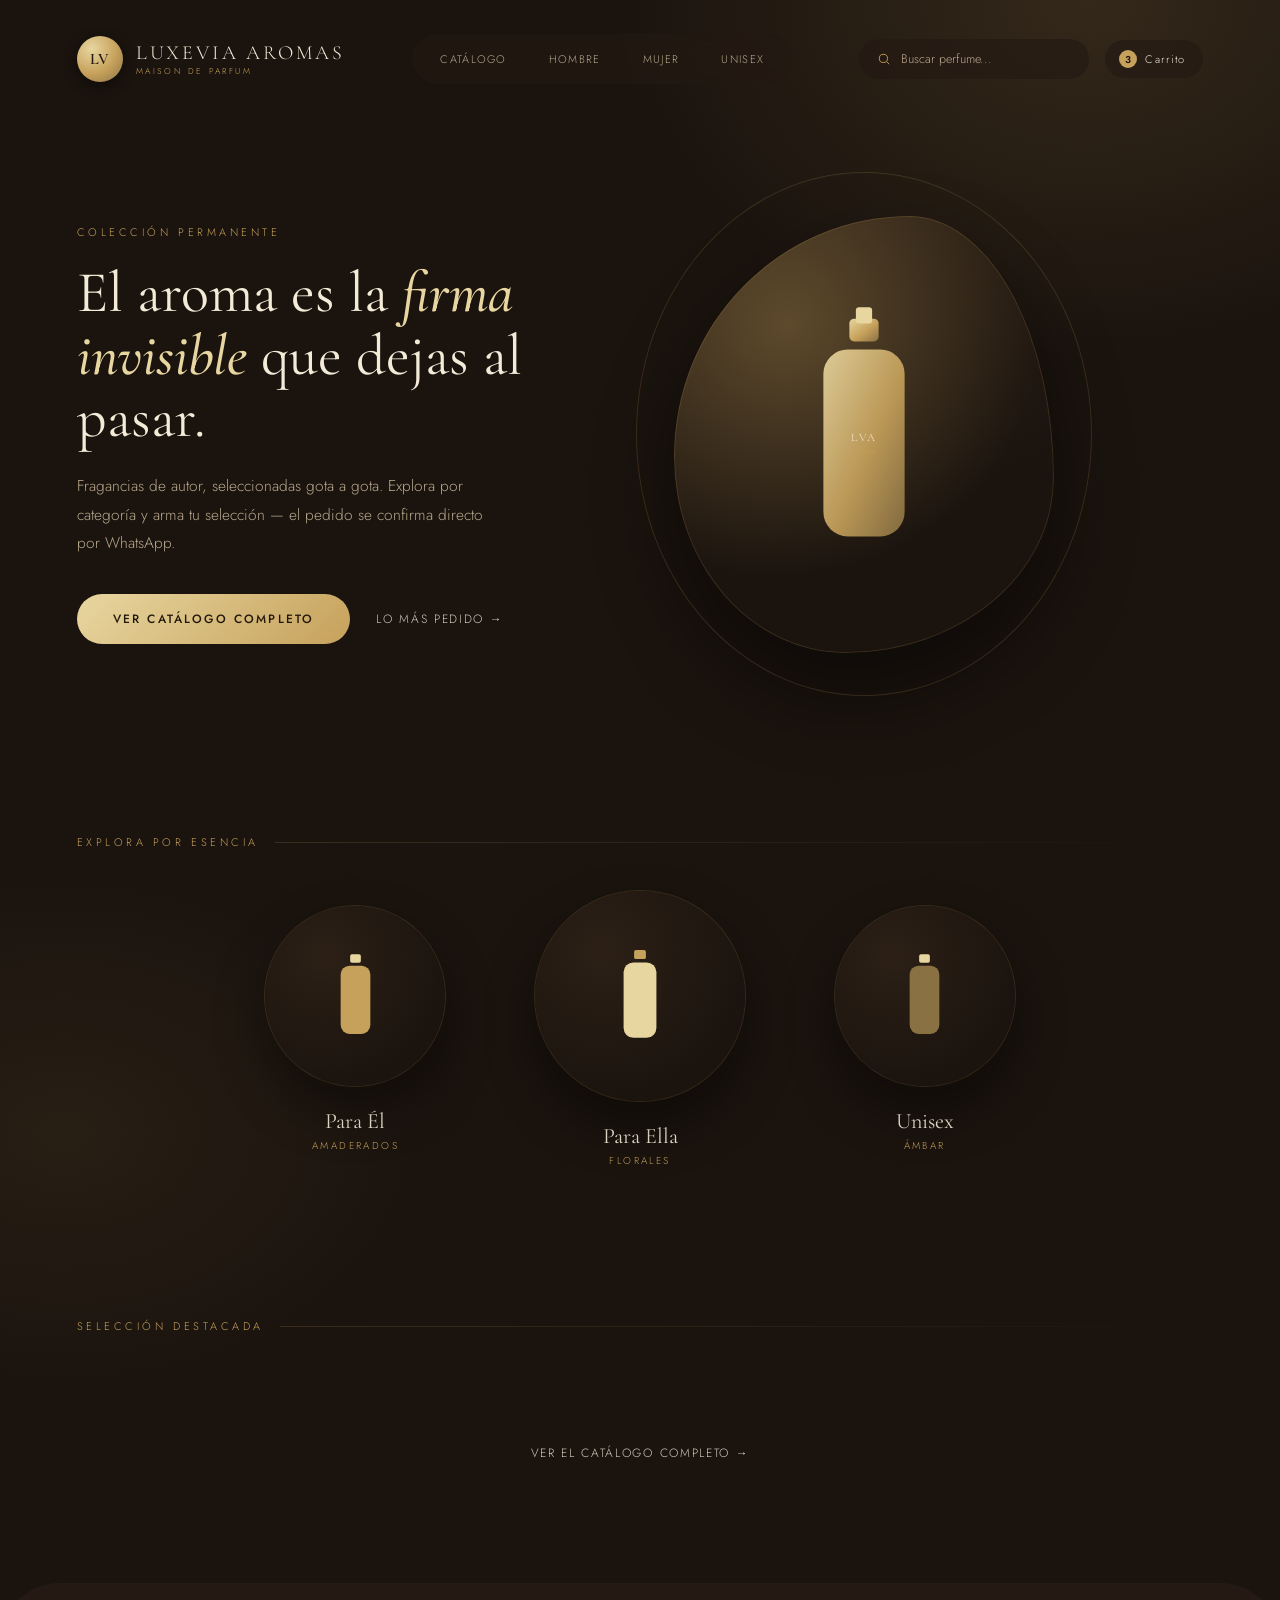
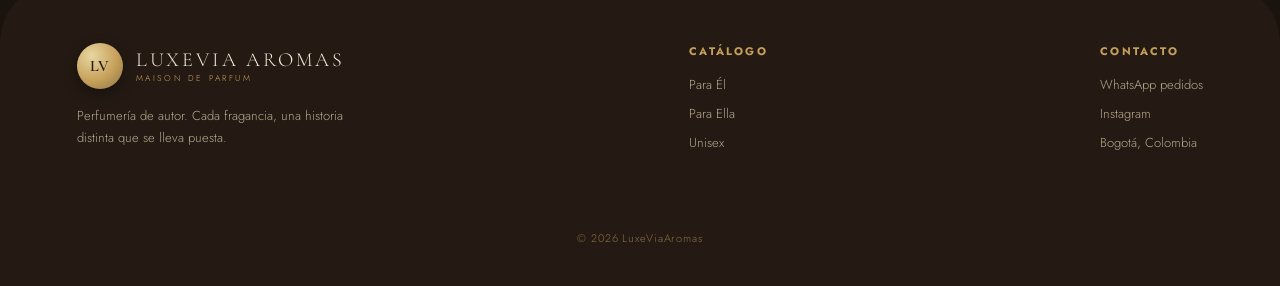
<file: home.html>
<!DOCTYPE html>
<html lang="es">
<head>
<meta charset="UTF-8">
<meta name="viewport" content="width=device-width, initial-scale=1.0">
<title>LuxeViaAromas — Perfumería de autor</title>
<link rel="preconnect" href="https://fonts.googleapis.com">
<link href="https://fonts.googleapis.com/css2?family=Cormorant+Garamond:ital,wght@0,300;0,400;0,500;0,600;1,400&family=Jost:wght@300;400;500;600&display=swap" rel="stylesheet">
<link rel="stylesheet" href="css/catalogo.css">
</head>
<body>

<div class="topbar">
  <a href="home.html" class="brand">
    <div class="seal"><span>LV</span></div>
    <div class="brand-name">
      <span class="full">LUXEVIA AROMAS</span>
      <span class="sub">MAISON DE PARFUM</span>
    </div>
  </a>
  <nav class="pill-nav">
    <a href="/catalogo.html">Catálogo</a>
    <a href="/hombre.html">Hombre</a>
    <a href="/mujer.html">Mujer</a>
    <a href="/unisex.html">Unisex</a>
  </nav>
  <div class="topbar-actions">
    <div class="search-bar">
      <svg width="14" height="14" viewBox="0 0 24 24" fill="none" stroke="currentColor" stroke-width="1.6"><circle cx="11" cy="11" r="7"/><line x1="21" y1="21" x2="16.65" y2="16.65"/></svg>
      <input type="text" id="searchInput" placeholder="Buscar perfume...">
    </div>
    <a href="/carrito.html" class="cart-pill">
      <span class="dot">3</span> Carrito
    </a>
  </div>
</div>

<section class="hero">
  <div class="hero-copy">
    <div class="eyebrow">Colección permanente</div>
    <h1>El aroma es la <em>firma invisible</em> que dejas al pasar.</h1>
    <p>Fragancias de autor, seleccionadas gota a gota. Explora por categoría y arma tu selección — el pedido se confirma directo por WhatsApp.</p>
    <div class="hero-actions">
      <a href="/catalogo.html" class="btn-gold" style="display:inline-block; text-decoration:none;">Ver catálogo completo</a>
      <a href="#destacados" class="link-ghost">Lo más pedido →</a>
    </div>
  </div>
  <div class="hero-blob">
    <div class="ring-float"></div>
    <svg width="150" height="260" viewBox="0 0 180 320">
      <defs>
        <linearGradient id="bg1" x1="0" y1="0" x2="1" y2="1">
          <stop offset="0%" stop-color="#e8d6a0"/>
          <stop offset="55%" stop-color="#c6a15b"/>
          <stop offset="100%" stop-color="#8a7143"/>
        </linearGradient>
      </defs>
      <rect x="72" y="18" width="36" height="28" rx="6" fill="url(#bg1)"/>
      <rect x="80" y="4" width="20" height="20" rx="4" fill="#e8d6a0"/>
      <rect x="40" y="56" width="100" height="230" rx="30" fill="url(#bg1)" opacity="0.92"/>
      <text x="90" y="168" text-anchor="middle" font-family="Cormorant Garamond, serif" font-size="14" fill="#f3ead8" letter-spacing="2">LVA</text>
      <text x="90" y="184" text-anchor="middle" font-family="Jost, sans-serif" font-size="7" fill="#c6a15b" letter-spacing="3">PARIS</text>
    </svg>
  </div>
</section>

<section class="cats-section">
  <div class="section-label"><div class="eyebrow">Explora por esencia</div></div>
  <div class="medallions">
    <a href="/hombre.html" class="medallion">
      <div class="disc"><svg width="55" height="95" viewBox="0 0 180 320"><rect x="40" y="56" width="100" height="230" rx="30" fill="#c6a15b"/><rect x="72" y="18" width="36" height="28" rx="6" fill="#e8d6a0"/></svg></div>
      <h3>Para Él</h3><span class="n">Amaderados</span>
    </a>
    <a href="/mujer.html" class="medallion">
      <div class="disc"><svg width="60" height="105" viewBox="0 0 180 320"><rect x="40" y="56" width="100" height="230" rx="30" fill="#e8d6a0"/><rect x="72" y="18" width="36" height="28" rx="6" fill="#c6a15b"/></svg></div>
      <h3>Para Ella</h3><span class="n">Florales</span>
    </a>
    <a href="/unisex.html" class="medallion">
      <div class="disc"><svg width="55" height="95" viewBox="0 0 180 320"><rect x="40" y="56" width="100" height="230" rx="30" fill="#8a7143"/><rect x="72" y="18" width="36" height="28" rx="6" fill="#e8d6a0"/></svg></div>
      <h3>Unisex</h3><span class="n">Ámbar</span>
    </a>
  </div>
</section>

<section class="catalog-section" id="destacados">
  <div class="section-label">
    <div class="eyebrow">Selección destacada</div>
  </div>

  <div class="mosaic" id="destacadosMosaic"></div>
  <p id="noResults" style="display:none; text-align:center; color:var(--muted); font-size:13.5px; padding:50px 0;">No encontramos fragancias que coincidan con tu búsqueda.</p>

  <div style="text-align:center; margin-top:50px;">
    <a href="/catalogo.html" class="link-ghost">Ver el catálogo completo →</a>
  </div>
</section>

<footer>
  <div style="max-width:300px;">
    <a href="home.html" class="brand">
      <div class="seal"><span>LV</span></div>
      <div class="brand-name"><span class="full">LUXEVIA AROMAS</span><span class="sub">MAISON DE PARFUM</span></div>
    </a>
    <p class="tag">Perfumería de autor. Cada fragancia, una historia distinta que se lleva puesta.</p>
  </div>
  <div class="foot-col"><h4>Catálogo</h4><a href="/hombre.html">Para Él</a><a href="/mujer.html">Para Ella</a><a href="/unisex.html">Unisex</a></div>
  <div class="foot-col"><h4>Contacto</h4><a href="#">WhatsApp pedidos</a><a href="#">Instagram</a><a href="#">Bogotá, Colombia</a></div>
  <div class="copy">© 2026 LuxeViaAromas</div>
</footer>

<script src="/Js/productos.js"></script>
<script src="/Js/catalogo.js"></script>
<script src="/Js/home.js"></script>

</body>
</html>
</file>
<file: css/catalogo.css>
:root{
    --bg-deep:#1a130e;
    --bg-panel:#241a13;
    --bg-panel-2:#2c2016;
    --gold:#c6a15b;
    --gold-light:#e8d6a0;
    --gold-dim:#8a7143;
    --cream:#f3ead8;
    --muted:#b8a88c;
    --line: rgba(198,161,91,0.18);
  }
  *{box-sizing:border-box; margin:0; padding:0;}
  html{scroll-behavior:smooth;}
  body{
    background:
      radial-gradient(ellipse 800px 600px at 85% 0%, rgba(198,161,91,0.15), transparent 60%),
      radial-gradient(ellipse 700px 500px at 5% 60%, rgba(198,161,91,0.08), transparent 55%),
      var(--bg-deep);
    color:var(--cream);
    font-family:'Jost', sans-serif; font-weight:300;
    overflow-x:hidden;
    width:100%;
  }
  .display{ font-family:'Cormorant Garamond', serif; }
  a{ color:inherit; text-decoration:none; }
  ::selection{ background:var(--gold); color:var(--bg-deep); }

  .seal{
    width:46px; height:46px; border-radius:50%;
    background: radial-gradient(circle at 32% 28%, var(--gold-light), var(--gold) 55%, var(--gold-dim) 100%);
    display:flex; align-items:center; justify-content:center;
    box-shadow: 0 4px 14px rgba(0,0,0,0.4);
    flex-shrink:0;
  }
  .seal span{ font-family:'Cormorant Garamond', serif; font-weight:600; font-size:16px; color:#241a13; }

  /* ---------- Floating identity bar (not a hard nav strip) ---------- */
  .topbar{
    display:flex; align-items:center; justify-content:space-between;
    padding:34px 6vw 0;
  }
  .brand{ display:flex; align-items:center; gap:13px; }
  .brand-name{ display:flex; flex-direction:column; line-height:1; }
  .brand-name .full{ font-family:'Cormorant Garamond', serif; font-size:20px; letter-spacing:0.14em; }
  .brand-name .sub{ font-size:8.5px; letter-spacing:0.3em; color:var(--gold); margin-top:4px; }

  .pill-nav{
    display:flex; align-items:center; gap:6px;
    background:rgba(36,26,19,0.65);
    border-radius:999px; padding:8px 10px;
    backdrop-filter:blur(8px);
  }
  .pill-nav a{
    font-size:11px; letter-spacing:0.12em; text-transform:uppercase; color:var(--muted);
    padding:9px 18px; border-radius:999px; transition:all .3s ease;
  }
  .pill-nav a.active, .pill-nav a:hover{ background:var(--gold); color:var(--bg-deep); }

  .topbar-actions{ display:flex; align-items:center; gap:16px; }

  .search-bar{
    display:flex; align-items:center; gap:10px;
    background:rgba(36,26,19,0.65); border-radius:999px;
    padding:11px 18px; width:230px; transition:width .3s ease, box-shadow .3s ease;
    box-shadow: 0 0 0 1px transparent;
  }
  .search-bar:focus-within{ width:280px; box-shadow: 0 0 0 1px var(--gold-dim); }
  .search-bar svg{ flex-shrink:0; color:var(--gold); }
  .search-bar input{
    background:none; border:none; outline:none; color:var(--cream);
    font-family:'Jost', sans-serif; font-weight:300; font-size:12.5px; width:100%;
  }
  .search-bar input::placeholder{ color:var(--muted); }

  .cart-pill{
    display:flex; align-items:center; gap:8px;
    background:rgba(36,26,19,0.65); border-radius:999px; padding:10px 18px 10px 14px;
    font-size:11px; letter-spacing:0.1em;
  }
  .cart-pill .dot{
    background:var(--gold); color:var(--bg-deep); width:18px; height:18px; border-radius:50%;
    display:flex; align-items:center; justify-content:center; font-size:10px; font-weight:600;
  }
  @media (max-width:900px){ .pill-nav{ display:none; } .topbar{ padding:24px 5vw 0; flex-wrap:wrap; gap:14px; } .search-bar{ width:150px; } .search-bar:focus-within{ width:190px; } }

  /* ---------- Hero — asymmetric, organic blob frame ---------- */
  .hero{
    position:relative; display:flex; align-items:center; gap:6vw;
    padding:70px 6vw 90px; min-height:80vh;
  }
  .hero-copy{ max-width:520px; position:relative; z-index:2; }
  .eyebrow{ font-size:11px; letter-spacing:0.32em; text-transform:uppercase; color:var(--gold); margin-bottom:22px; }
  .page-head .eyebrow{ margin-bottom:16px; }
  .hero h1{
    font-family:'Cormorant Garamond', serif; font-weight:400;
    font-size:clamp(36px,5vw,58px); line-height:1.08;
  }
  .hero h1 em{ font-style:italic; color:var(--gold-light); font-weight:500; }
  .hero p{ margin-top:22px; color:var(--muted); font-size:15.5px; line-height:1.85; max-width:420px; }
  .hero-actions{ display:flex; align-items:center; gap:26px; margin-top:36px; }
  .btn-gold{
    background:linear-gradient(135deg, var(--gold-light), var(--gold));
    color:#221809; padding:16px 36px; border:none; border-radius:999px;
    font-family:'Jost'; font-size:12px; letter-spacing:0.18em; text-transform:uppercase;
    font-weight:500; cursor:pointer; transition:transform .3s ease, box-shadow .3s ease;
  }
  .btn-gold:hover{ transform:translateY(-2px) scale(1.02); box-shadow:0 14px 30px rgba(198,161,91,0.3); }
  .link-ghost{ font-size:12px; letter-spacing:0.14em; text-transform:uppercase; color:var(--cream); opacity:.85; }
  .link-ghost:hover{ opacity:1; }

  .hero-blob{
    position:relative; flex-shrink:0; width:min(380px, 40vw);
    aspect-ratio:1/1.15;
    border-radius:62% 38% 55% 45% / 55% 60% 40% 45%;
    background:
      radial-gradient(circle at 30% 25%, rgba(198,161,91,0.35), transparent 60%),
      linear-gradient(160deg, #2c2016, #1a130e 70%);
    display:flex; align-items:center; justify-content:center;
    box-shadow: 0 40px 80px rgba(0,0,0,0.45), inset 0 0 0 1px var(--line);
    animation: blobshift 14s ease-in-out infinite;
  }
  @keyframes blobshift{
    0%,100%{ border-radius:62% 38% 55% 45% / 55% 60% 40% 45%; }
    50%{ border-radius:45% 55% 40% 60% / 45% 40% 60% 55%; }
  }
  .hero-blob svg{ position:relative; z-index:2; }
  .ring-float{
    position:absolute; border:1px solid var(--line); border-radius:50%;
    width:120%; height:120%; top:-10%; left:-10%;
  }
  @media (max-width:900px){
    .hero{ flex-direction:column; padding:50px 6vw 60px; text-align:left; }
    .hero-blob{ width:70vw; }
  }

  /* ---------- Category medallions — round, staggered, not a grid ---------- */
  .cats-section{ padding:30px 6vw 120px; }
  .section-label{ display:flex; align-items:center; gap:16px; margin-bottom:56px; }
  .section-label .eyebrow{ margin:0; }
  .section-label::after{ content:''; flex:1; height:1px; background:linear-gradient(90deg, var(--line), transparent); }

  .medallions{ display:flex; justify-content:center; gap:7vw; flex-wrap:wrap; }
  .medallion{ text-align:center; cursor:pointer; }
  .medallion .disc{
    width:180px; height:180px; border-radius:50%;
    background: radial-gradient(circle at 32% 28%, var(--bg-panel-2), var(--bg-deep) 75%);
    box-shadow: 0 0 0 1px var(--line), 0 25px 50px rgba(0,0,0,0.4);
    display:flex; align-items:center; justify-content:center;
    transition:transform .5s ease, box-shadow .5s ease;
    position:relative;
  }
  .medallion:nth-child(2) .disc{ width:210px; height:210px; margin-top:-15px; }
  .medallion:hover .disc{ transform:translateY(-10px); box-shadow:0 0 0 1px var(--gold-dim), 0 30px 60px rgba(0,0,0,0.5); }
  .medallion h3{ font-family:'Cormorant Garamond', serif; font-size:22px; font-weight:400; margin-top:22px; }
  .medallion .n{ font-size:10px; letter-spacing:0.24em; color:var(--gold); text-transform:uppercase; margin-top:4px; display:block; }

  /* ---------- Catalog — staggered mosaic, not a rigid grid ---------- */
  .catalog-section{ padding:30px 6vw 80px; }
  .filters{ display:flex; gap:10px; margin-bottom:64px; flex-wrap:wrap; justify-content:center; }
  .chip{
    padding:10px 22px; border:1px solid var(--line); border-radius:999px;
    font-size:11px; letter-spacing:0.12em; text-transform:uppercase; color:var(--muted);
    cursor:pointer; transition:all .25s ease; background:transparent;
  }
  .chip.active, .chip:hover{ border-color:var(--gold); color:var(--gold-light); background:rgba(198,161,91,0.08); }

  .mosaic{
    display:grid; grid-template-columns:repeat(auto-fill, minmax(210px, 1fr)); gap:34px;
  }

  .piece{
    background:var(--bg-panel);
    border-radius:40px 16px 40px 16px;
    padding:26px 22px 26px;
    box-shadow:0 16px 30px rgba(0,0,0,0.28);
    transition:transform .4s ease, box-shadow .4s ease;
    position:relative;
  }
  .piece:hover{ transform:translateY(-6px); box-shadow:0 22px 42px rgba(0,0,0,0.4); }

  .piece .avail{
    position:absolute; top:14px; right:14px;
    font-size:8px; letter-spacing:0.12em; text-transform:uppercase;
    padding:4px 10px; border-radius:999px; background:rgba(26,19,14,0.7); border:1px solid var(--line);
    color:var(--gold-light);
  }
  .piece .avail.out{ color:#c98a8a; }

  .piece .roundframe{
    width:62%; margin:6px auto 0; aspect-ratio:1/1; border-radius:50%;
    background: radial-gradient(circle at 35% 30%, var(--bg-panel-2), var(--bg-deep) 78%);
    display:flex; align-items:center; justify-content:center;
    box-shadow: inset 0 0 0 1px var(--line);
    margin-bottom:20px;
  }
  .piece .roundframe svg{ width:60%; height:auto; }
  .piece .gender{ font-size:9px; letter-spacing:0.18em; text-transform:uppercase; color:var(--gold); text-align:center; }
  .piece h3{ font-family:'Cormorant Garamond', serif; font-size:19px; font-weight:500; margin-top:7px; text-align:center; }
  .piece .notes{ display:flex; flex-wrap:wrap; justify-content:center; gap:7px; margin-top:16px; }
  .piece .notes .n-tag{
    font-size:11px; letter-spacing:0.02em; padding:5px 12px; border-radius:999px;
    background:rgba(198,161,91,0.14); color:var(--gold-light); box-shadow:inset 0 0 0 1px var(--gold-dim);
    font-weight:500;
  }
  .piece .foot{ display:flex; align-items:center; justify-content:center; margin-top:22px; }
  .btn-line{
    font-size:10px; letter-spacing:0.14em; text-transform:uppercase; color:var(--cream);
    border:1px solid var(--gold-dim); padding:9px 16px; border-radius:999px; cursor:pointer;
    background:transparent; transition:all .3s;
  }
  .btn-line:hover{ background:var(--gold); color:var(--bg-deep); border-color:var(--gold); }

  /* ---------- Footer — curved top edge, no hard border ---------- */
  footer{
    margin-top:40px;
    background:var(--bg-panel);
    border-radius:60px 60px 0 0;
    padding:60px 6vw 40px;
    display:flex; justify-content:space-between; flex-wrap:wrap; gap:32px;
  }
  footer p.tag{ color:var(--muted); font-size:13px; max-width:280px; line-height:1.7; margin-top:16px; }
  .foot-col h4{ font-size:11px; letter-spacing:0.2em; text-transform:uppercase; color:var(--gold); margin-bottom:16px; }
  .foot-col a{ display:block; font-size:13px; color:var(--muted); margin-bottom:10px; }
  .foot-col a:hover{ color:var(--gold-light); }
  .copy{ width:100%; text-align:center; font-size:11px; color:var(--gold-dim); margin-top:36px; letter-spacing:0.08em; }

  /* ---------- Ajustes finos para celulares pequeños (<480px) ---------- */
  @media (max-width:480px){
    .topbar{ padding:20px 5vw 0; }
    .topbar-actions{ flex-wrap:wrap; justify-content:flex-end; gap:10px; }
    .search-bar{ width:120px; padding:9px 14px; }
    .search-bar:focus-within{ width:150px; }
    .brand-name .full{ font-size:16px; }
    .brand-name .sub{ font-size:7.5px; }
    .seal{ width:38px; height:38px; }

    .hero{ padding:40px 6vw 50px; }
    .hero h1{ font-size:30px; }
    .hero p{ font-size:13.5px; }
    .hero-actions{ flex-direction:column; align-items:flex-start; gap:16px; }
    .hero-blob{ width:60vw; }

    .medallions{ gap:6vw; }
    .medallion .disc{ width:110px; height:110px; }
    .medallion:nth-child(2) .disc{ width:130px; height:130px; margin-top:-6px; }
    .medallion h3{ font-size:18px; }

    .mosaic{ grid-template-columns:repeat(auto-fill, minmax(140px,1fr)); gap:16px; }
    .piece{ padding:16px 12px 18px; border-radius:28px 12px 28px 12px; }
    .piece h3{ font-size:15.5px; }
    .piece .notes .n-tag{ font-size:10px; padding:4px 9px; }
    .filters{ gap:8px; margin-bottom:40px; }
    .chip{ padding:8px 16px; font-size:10px; }

    footer{ padding:44px 6vw 30px; border-radius:36px 36px 0 0; flex-direction:column; gap:26px; }
  }
</file>
